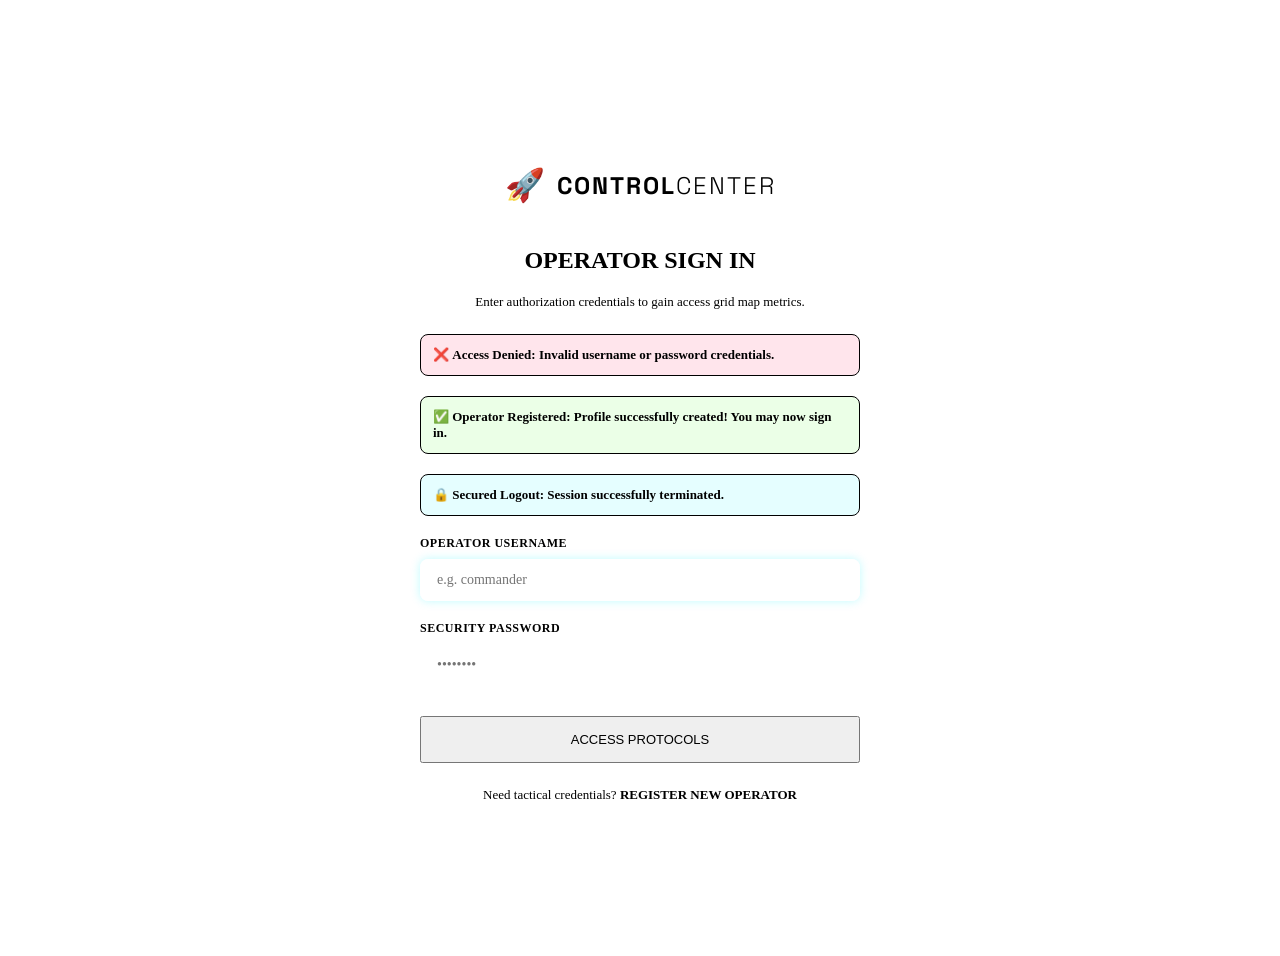
<file: src/main/resources/templates/login.html>
<!DOCTYPE html>
<html xmlns:th="http://www.thymeleaf.org">
<head>
    <meta charset="UTF-8">
    <title>Robotics Control Center - Login</title>
    <link href="https://fonts.googleapis.com/css2?family=Outfit:wght@300;400;600;800&family=Space+Grotesk:wght@400;600;700&display=swap" rel="stylesheet">
    <link rel="stylesheet" th:href="@{/css/styles.css}">
    <style>
        .auth-container {
            display: flex;
            align-items: center;
            justify-content: center;
            min-height: 100vh;
            padding: 20px;
        }

        .auth-card {
            width: 100%;
            max-width: 440px;
            text-align: center;
            padding: 40px;
        }

        .auth-logo {
            display: flex;
            align-items: center;
            justify-content: center;
            gap: 12px;
            margin-bottom: 30px;
        }

        .auth-logo h1 {
            font-family: 'Space Grotesk', sans-serif;
            font-size: 24px;
            font-weight: 700;
            letter-spacing: 2px;
        }

        .auth-logo h1 span {
            color: var(--neon-blue);
            font-weight: 300;
        }

        .auth-msg {
            padding: 12px;
            border-radius: 8px;
            font-size: 13px;
            font-weight: 600;
            margin-bottom: 20px;
            text-align: left;
            border: 1px solid transparent;
            animation: fadeIn 0.4s ease-out;
        }

        .auth-msg.error {
            background: rgba(255, 8, 68, 0.1);
            border-color: var(--neon-pink);
            color: var(--neon-pink);
        }

        .auth-msg.success {
            background: rgba(57, 255, 20, 0.1);
            border-color: var(--neon-green);
            color: var(--neon-green);
        }

        .auth-msg.info {
            background: rgba(0, 242, 254, 0.1);
            border-color: var(--neon-blue);
            color: var(--neon-blue);
        }

        .auth-form {
            display: flex;
            flex-direction: column;
            gap: 20px;
            text-align: left;
        }

        .form-group {
            display: flex;
            flex-direction: column;
            gap: 8px;
        }

        .form-group label {
            font-size: 12px;
            font-weight: 600;
            color: var(--text-secondary);
            letter-spacing: 0.5px;
        }

        .form-group input {
            background: rgba(255, 255, 255, 0.03);
            border: 1px solid rgba(255, 255, 255, 0.1);
            padding: 12px 16px;
            border-radius: 8px;
            color: #fff;
            font-family: inherit;
            font-size: 14px;
            outline: none;
            transition: border-color 0.2s, box-shadow 0.2s;
        }

        .form-group input:focus {
            border-color: var(--neon-blue);
            box-shadow: 0 0 10px rgba(0, 242, 254, 0.25);
        }

        .auth-btn {
            margin-top: 10px;
            width: 100%;
            padding: 14px;
            font-size: 13px;
        }

        .auth-links {
            margin-top: 24px;
            font-size: 13px;
            color: var(--text-secondary);
        }

        .auth-links a {
            color: var(--neon-blue);
            text-decoration: none;
            font-weight: 600;
            transition: text-shadow 0.2s;
        }

        .auth-links a:hover {
            text-shadow: 0 0 8px rgba(0, 242, 254, 0.6);
        }

        @keyframes fadeIn {
            from { opacity: 0; transform: translateY(-8px); }
            to { opacity: 1; transform: translateY(0); }
        }
    </style>
</head>
<body>
    <div class="glow-sphere sphere-1"></div>
    <div class="glow-sphere sphere-2"></div>

    <div class="auth-container">
        <div class="glass-card auth-card">
            <!-- Brand Logo -->
            <div class="auth-logo">
                <span class="logo-icon" style="font-size: 32px;">🚀</span>
                <h1>CONTROL<span>CENTER</span></h1>
            </div>

            <h2>OPERATOR SIGN IN</h2>
            <p style="font-size: 13px; color: var(--text-secondary); margin-bottom: 24px;">
                Enter authorization credentials to gain access grid map metrics.
            </p>

            <!-- Dynamic Alerts -->
            <div th:if="${param.error}" class="auth-msg error">
                ❌ <strong>Access Denied:</strong> Invalid username or password credentials.
            </div>
            <div th:if="${param.registered}" class="auth-msg success">
                ✅ <strong>Operator Registered:</strong> Profile successfully created! You may now sign in.
            </div>
            <div th:if="${param.logout}" class="auth-msg info">
                🔒 <strong>Secured Logout:</strong> Session successfully terminated.
            </div>

            <!-- Login Form -->
            <form class="auth-form" th:action="@{/login}" method="post">
                <div class="form-group">
                    <label for="username">OPERATOR USERNAME</label>
                    <input type="text" id="username" name="username" placeholder="e.g. commander" required autofocus>
                </div>
                <div class="form-group" style="position: relative;">
                    <label for="password">SECURITY PASSWORD</label>
                    <input type="password" id="password" name="password" placeholder="••••••••" required>
                </div>
                
                <button type="submit" class="primary-btn auth-btn">ACCESS PROTOCOLS</button>
            </form>

            <!-- Switcher Link -->
            <div class="auth-links">
                Need tactical credentials? <a href="/signup">REGISTER NEW OPERATOR</a>
            </div>
        </div>
    </div>
</body>
</html>
</file>
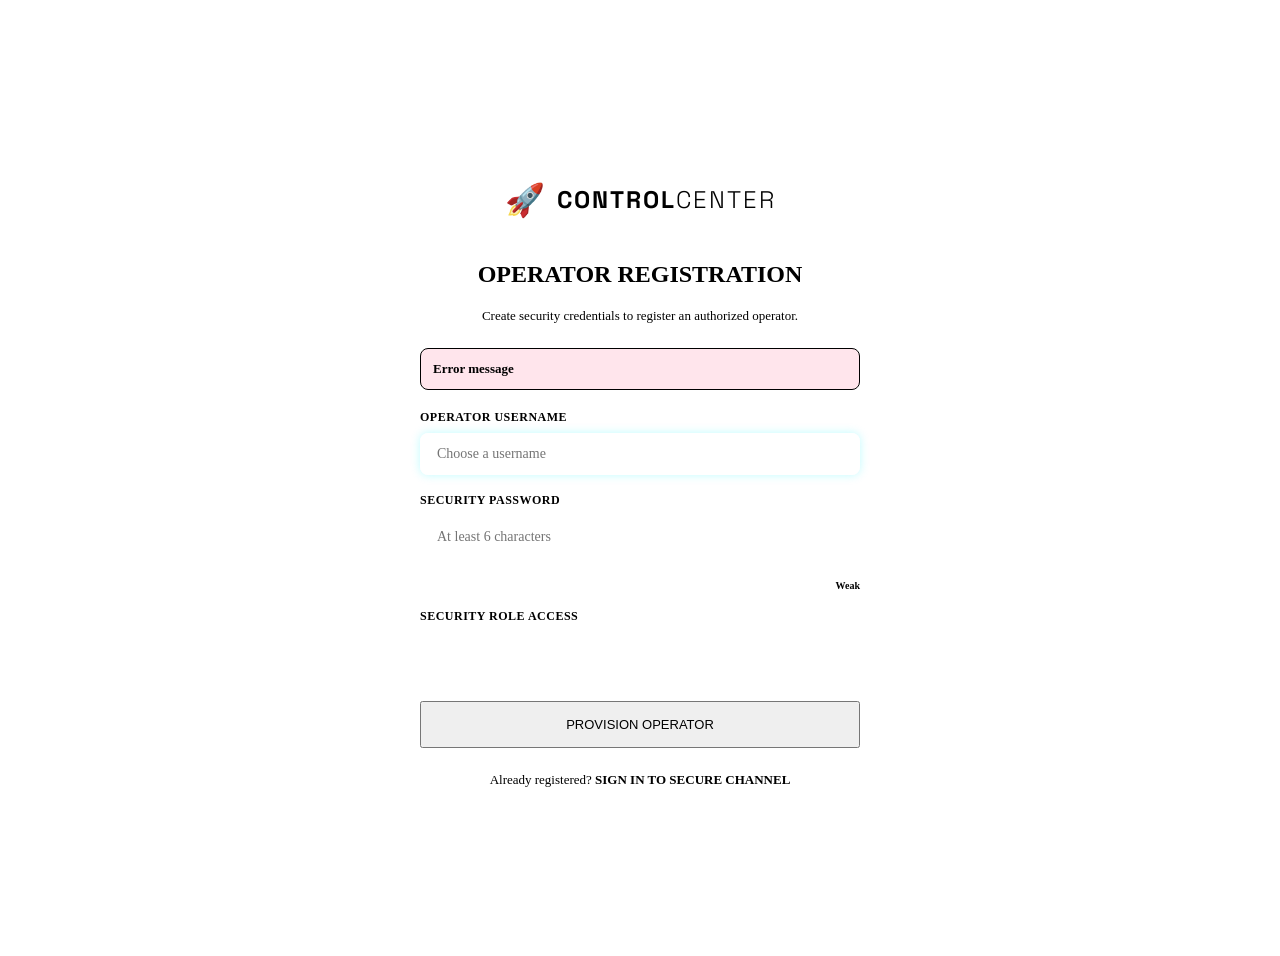
<file: src/main/resources/templates/signup.html>
<!DOCTYPE html>
<html xmlns:th="http://www.thymeleaf.org">
<head>
    <meta charset="UTF-8">
    <title>Robotics Control Center - Operator Registration</title>
    <link href="https://fonts.googleapis.com/css2?family=Outfit:wght@300;400;600;800&family=Space+Grotesk:wght@400;600;700&display=swap" rel="stylesheet">
    <link rel="stylesheet" th:href="@{/css/styles.css}">
    <style>
        .auth-container {
            display: flex;
            align-items: center;
            justify-content: center;
            min-height: 100vh;
            padding: 20px;
        }

        .auth-card {
            width: 100%;
            max-width: 440px;
            text-align: center;
            padding: 40px;
        }

        .auth-logo {
            display: flex;
            align-items: center;
            justify-content: center;
            gap: 12px;
            margin-bottom: 30px;
        }

        .auth-logo h1 {
            font-family: 'Space Grotesk', sans-serif;
            font-size: 24px;
            font-weight: 700;
            letter-spacing: 2px;
        }

        .auth-logo h1 span {
            color: var(--neon-blue);
            font-weight: 300;
        }

        .auth-msg {
            padding: 12px;
            border-radius: 8px;
            font-size: 13px;
            font-weight: 600;
            margin-bottom: 20px;
            text-align: left;
            border: 1px solid transparent;
            animation: fadeIn 0.4s ease-out;
        }

        .auth-msg.error {
            background: rgba(255, 8, 68, 0.1);
            border-color: var(--neon-pink);
            color: var(--neon-pink);
        }

        .auth-form {
            display: flex;
            flex-direction: column;
            gap: 18px;
            text-align: left;
        }

        .form-group {
            display: flex;
            flex-direction: column;
            gap: 8px;
        }

        .form-group label {
            font-size: 12px;
            font-weight: 600;
            color: var(--text-secondary);
            letter-spacing: 0.5px;
        }

        .form-group input, .form-group select {
            background: rgba(255, 255, 255, 0.03);
            border: 1px solid rgba(255, 255, 255, 0.1);
            padding: 12px 16px;
            border-radius: 8px;
            color: #fff;
            font-family: inherit;
            font-size: 14px;
            outline: none;
            transition: border-color 0.2s, box-shadow 0.2s;
        }

        .form-group select {
            appearance: none;
            background-image: url("data:image/svg+xml;charset=UTF-8,%3csvg xmlns='http://www.w3.org/2000/svg' viewBox='0 0 24 24' fill='none' stroke='white' stroke-width='2' stroke-linecap='round' stroke-linejoin='round'%3e%3cpolyline points='6 9 12 15 18 9'%3e%3c/polyline%3e%3c/svg%3e");
            background-repeat: no-repeat;
            background-position: right 16px center;
            background-size: 14px;
            padding-right: 40px;
            cursor: pointer;
        }

        .form-group select option {
            background: #0f172a;
            color: #fff;
        }

        .form-group input:focus, .form-group select:focus {
            border-color: var(--neon-blue);
            box-shadow: 0 0 10px rgba(0, 242, 254, 0.25);
        }

        /* Password Strength Meter */
        .strength-container {
            margin-top: 4px;
            display: flex;
            flex-direction: column;
            gap: 6px;
        }

        .strength-bars {
            display: flex;
            gap: 4px;
            width: 100%;
            height: 4px;
        }

        .strength-bar {
            flex: 1;
            background: rgba(255, 255, 255, 0.05);
            border-radius: 2px;
            transition: background 0.3s ease;
        }

        .strength-label {
            font-size: 10px;
            font-weight: 600;
            color: var(--text-secondary);
            text-align: right;
        }

        .auth-btn {
            margin-top: 10px;
            width: 100%;
            padding: 14px;
            font-size: 13px;
        }

        .auth-links {
            margin-top: 24px;
            font-size: 13px;
            color: var(--text-secondary);
        }

        .auth-links a {
            color: var(--neon-blue);
            text-decoration: none;
            font-weight: 600;
            transition: text-shadow 0.2s;
        }

        .auth-links a:hover {
            text-shadow: 0 0 8px rgba(0, 242, 254, 0.6);
        }

        @keyframes fadeIn {
            from { opacity: 0; transform: translateY(-8px); }
            to { opacity: 1; transform: translateY(0); }
        }
    </style>
</head>
<body>
    <div class="glow-sphere sphere-1"></div>
    <div class="glow-sphere sphere-2"></div>

    <div class="auth-container">
        <div class="glass-card auth-card">
            <!-- Brand Logo -->
            <div class="auth-logo">
                <span class="logo-icon" style="font-size: 32px;">🚀</span>
                <h1>CONTROL<span>CENTER</span></h1>
            </div>

            <h2>OPERATOR REGISTRATION</h2>
            <p style="font-size: 13px; color: var(--text-secondary); margin-bottom: 24px;">
                Create security credentials to register an authorized operator.
            </p>

            <!-- Dynamic Error Alerts -->
            <div th:if="${error}" class="auth-msg error" th:text="${'❌ ' + error}">
                Error message
            </div>

            <!-- Sign Up Form -->
            <form class="auth-form" th:action="@{/signup}" method="post" id="signupForm">
                <div class="form-group">
                    <label for="username">OPERATOR USERNAME</label>
                    <input type="text" id="username" name="username" placeholder="Choose a username" required autofocus minlength="3" maxlength="20">
                </div>

                <div class="form-group">
                    <label for="password">SECURITY PASSWORD</label>
                    <input type="password" id="password" name="password" placeholder="At least 6 characters" required minlength="6">
                    <!-- Strength Indicators -->
                    <div class="strength-container">
                        <div class="strength-bars">
                            <div class="strength-bar" id="bar1"></div>
                            <div class="strength-bar" id="bar2"></div>
                            <div class="strength-bar" id="bar3"></div>
                            <div class="strength-bar" id="bar4"></div>
                        </div>
                        <div class="strength-label" id="strengthText">Weak</div>
                    </div>
                </div>

                <div class="form-group">
                    <label for="role">SECURITY ROLE ACCESS</label>
                    <select id="role" name="role" required>
                        <option value="VIEWER">VIEWER (Read-only telemetries)</option>
                        <option value="COMMANDER">COMMANDER (Full steering permissions)</option>
                    </select>
                </div>

                <button type="submit" class="primary-btn auth-btn">PROVISION OPERATOR</button>
            </form>

            <!-- Switcher Link -->
            <div class="auth-links">
                Already registered? <a href="/login">SIGN IN TO SECURE CHANNEL</a>
            </div>
        </div>
    </div>

    <!-- Password Strength Checker Script -->
    <script>
        const passwordInput = document.getElementById('password');
        const bar1 = document.getElementById('bar1');
        const bar2 = document.getElementById('bar2');
        const bar3 = document.getElementById('bar3');
        const bar4 = document.getElementById('bar4');
        const strengthText = document.getElementById('strengthText');

        passwordInput.addEventListener('input', function() {
            const val = passwordInput.value;
            let score = 0;

            if (val.length >= 6) score++;
            if (val.length >= 10) score++;
            if (/[A-Z]/.test(val)) score++;
            if (/[0-9]/.test(val)) score++;
            if (/[^A-Za-z0-9]/.test(val)) score++;

            // Normalise score to max 4
            score = Math.min(4, score);

            // Reset bars
            bar1.style.background = 'rgba(255, 255, 255, 0.05)';
            bar2.style.background = 'rgba(255, 255, 255, 0.05)';
            bar3.style.background = 'rgba(255, 255, 255, 0.05)';
            bar4.style.background = 'rgba(255, 255, 255, 0.05)';

            if (val.length === 0) {
                strengthText.innerText = 'Too short';
                strengthText.style.color = 'var(--text-secondary)';
                return;
            }

            if (score === 1) {
                bar1.style.background = 'var(--neon-pink)';
                strengthText.innerText = 'Weak';
                strengthText.style.color = 'var(--neon-pink)';
            } else if (score === 2) {
                bar1.style.background = 'var(--neon-yellow)';
                bar2.style.background = 'var(--neon-yellow)';
                strengthText.innerText = 'Fair';
                strengthText.style.color = 'var(--neon-yellow)';
            } else if (score === 3) {
                bar1.style.background = 'var(--neon-blue)';
                bar2.style.background = 'var(--neon-blue)';
                bar3.style.background = 'var(--neon-blue)';
                strengthText.innerText = 'Good';
                strengthText.style.color = 'var(--neon-blue)';
            } else if (score === 4) {
                bar1.style.background = 'var(--neon-green)';
                bar2.style.background = 'var(--neon-green)';
                bar3.style.background = 'var(--neon-green)';
                bar4.style.background = 'var(--neon-green)';
                strengthText.innerText = 'Strong';
                strengthText.style.color = 'var(--neon-green)';
            }
        });
    </script>
</body>
</html>
</file>
